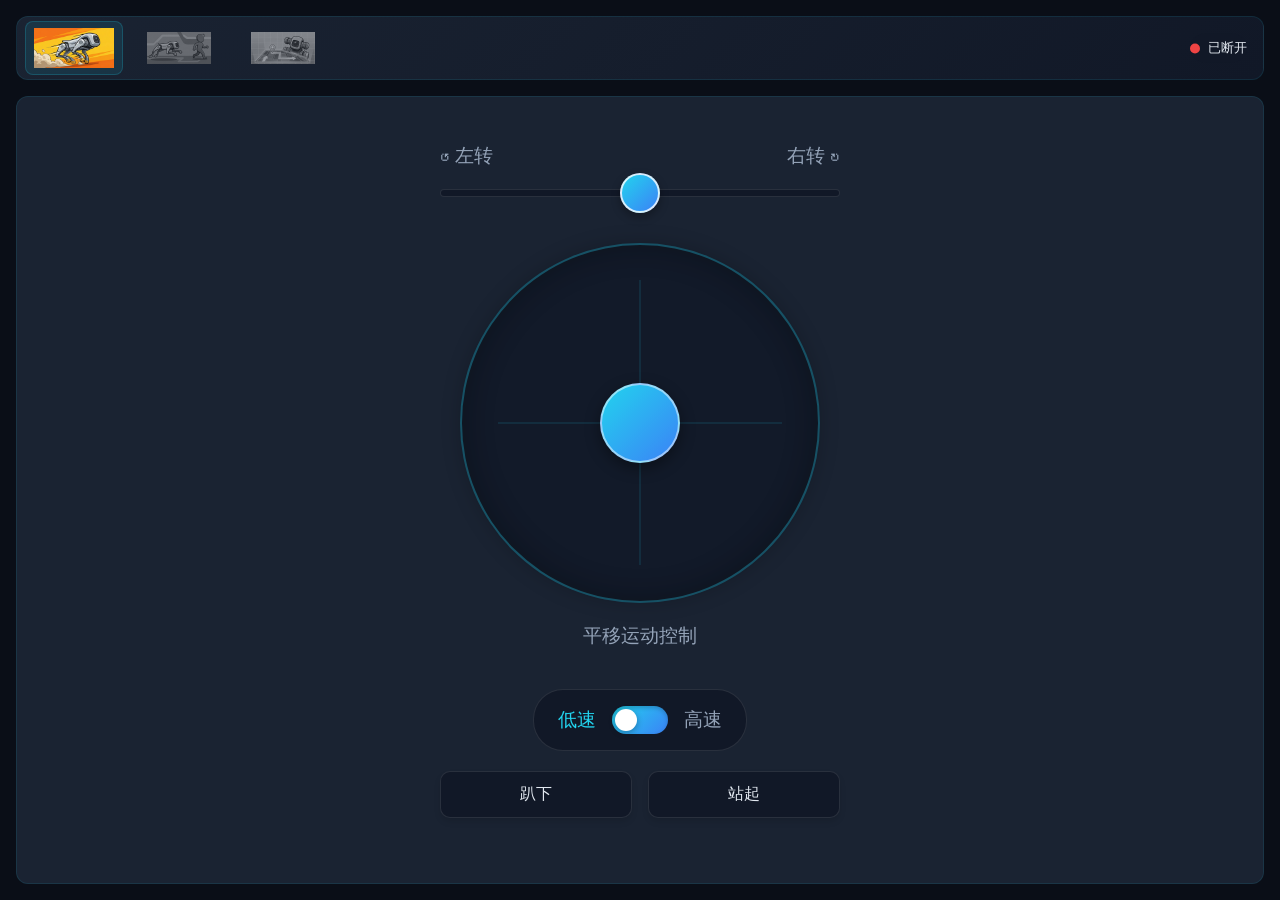
<file: src/jie_deamon/web/index.html>
<!DOCTYPE html>
<html lang="zh-CN">

<head>
    <meta charset="UTF-8">
    <meta name="viewport" content="width=device-width, initial-scale=1.0, user-scalable=no">
    <title>雷达跟随可视化</title>
    <link rel="stylesheet" href="style.css">
</head>

<body>
    <div class="container">
        <!-- 顶部导航栏 -->
        <nav class="nav-bar">
            <div class="nav-item active" data-tab="direct">
                <img src="icon/ico_1.png" alt="直接控制">
            </div>
            <div class="nav-item" data-tab="follow">
                <img src="icon/ico_2.png" alt="雷达跟随">
            </div>
            <div class="nav-item" data-tab="nav">
                <img src="icon/ico_3.png" alt="地图导航">
            </div>
            <div class="connection-status" id="connectionStatus">
                <span class="status-dot"></span>
                <span class="status-text">连接中...</span>
            </div>
        </nav>

        <!-- NEW-06: M20预览模式显著标识（随scan_data的m20_preview动态展示） -->
        <div id="previewBanner" class="preview-banner"
             style="display:none; background:#b91c1c; color:#fff; padding:10px 16px;
                    text-align:center; font-size:16px; font-weight:700;
                    letter-spacing:1px; z-index:999;">
            ⚠️ 仅算法/NavCmd预览 —— 机器不会运动（本阶段未实现物理控制）
        </div>

        <!-- 直接控制面板 -->
        <div id="panel-direct" class="tab-content active">
            <div class="direct-control-container">
                <!-- 旋转控制条 -->
                <div class="slider-container">
                    <div class="slider-track"></div>
                    <div class="slider-knob" id="rotationKnob"></div>
                    <div class="slider-label left">↺ 左转</div>
                    <div class="slider-label right">右转 ↻</div>
                </div>

                <!-- 虚拟摇杆 -->
                <div class="joystick-area">
                    <div class="joystick-base" id="joystickBase">
                        <div class="joystick-stick" id="joystickStick"></div>
                        <div class="joystick-cross"></div>
                    </div>
                    <div class="joystick-hint">平移运动控制</div>
                </div>

                <!-- 速度模式切换 -->
                <div class="speed-mode-switch">
                    <span class="mode-label low-label">低速</span>
                    <label class="switch">
                        <input type="checkbox" id="speedModeToggle">
                        <span class="switch-slider"></span>
                    </label>
                    <span class="mode-label high-label">高速</span>
                </div>

                <!-- 动作按钮 -->
                <div class="action-buttons-container">
                    <button class="action-btn" id="btnLieDown">趴下</button>
                    <button class="action-btn" id="btnStandUp">站起</button>
                </div>
            </div>
        </div>

        <!-- 导航面板 -->
        <div id="panel-nav" class="tab-content" style="display: none;">
            <div class="construction-container">
                <div class="construction-icon">🚧</div>
                <h2>正在施工</h2>
                <p>敬请期待...</p>
            </div>
        </div>

        <!-- 雷达跟随面板 -->
        <main id="panel-follow" class="main-content tab-content" style="display: none;">
            <div class="visualization-panel">
                <canvas id="lidarCanvas"></canvas>
            </div>

            <aside class="control-panel">
                <div class="status-card">
                    <h3>🎯 目标状态</h3>
                    <div class="status-row">
                        <span class="label">位置 X</span>
                        <span class="value" id="targetX">0.00 m</span>
                    </div>
                    <div class="status-row">
                        <span class="label">位置 Y</span>
                        <span class="value" id="targetY">0.00 m</span>
                    </div>
                    <!-- NEW-06: 目标选点/跟踪有效性标记（target stale在Web可见） -->
                    <div class="status-row">
                        <span class="label">目标状态</span>
                        <span class="value" id="targetSelectState">未选点</span>
                    </div>
                </div>

                <div class="status-card speed-card">
                    <h3>🚀 速度指令</h3>
                    <div class="speed-canvas-container">
                        <canvas id="speedCanvas" height="100"></canvas>
                    </div>
                </div>

                <div class="control-card">
                    <!-- <h3>⚙️ 控制</h3> -->
                    <button class="control-btn" id="movingToggle">
                        <span class="btn-icon">⏸️</span>
                        <span class="btn-text">运动停止</span>
                    </button>
                </div>
            </aside>
        </main>
    </div>
    <script src="app.js"></script>
</body>

</html>
</file>
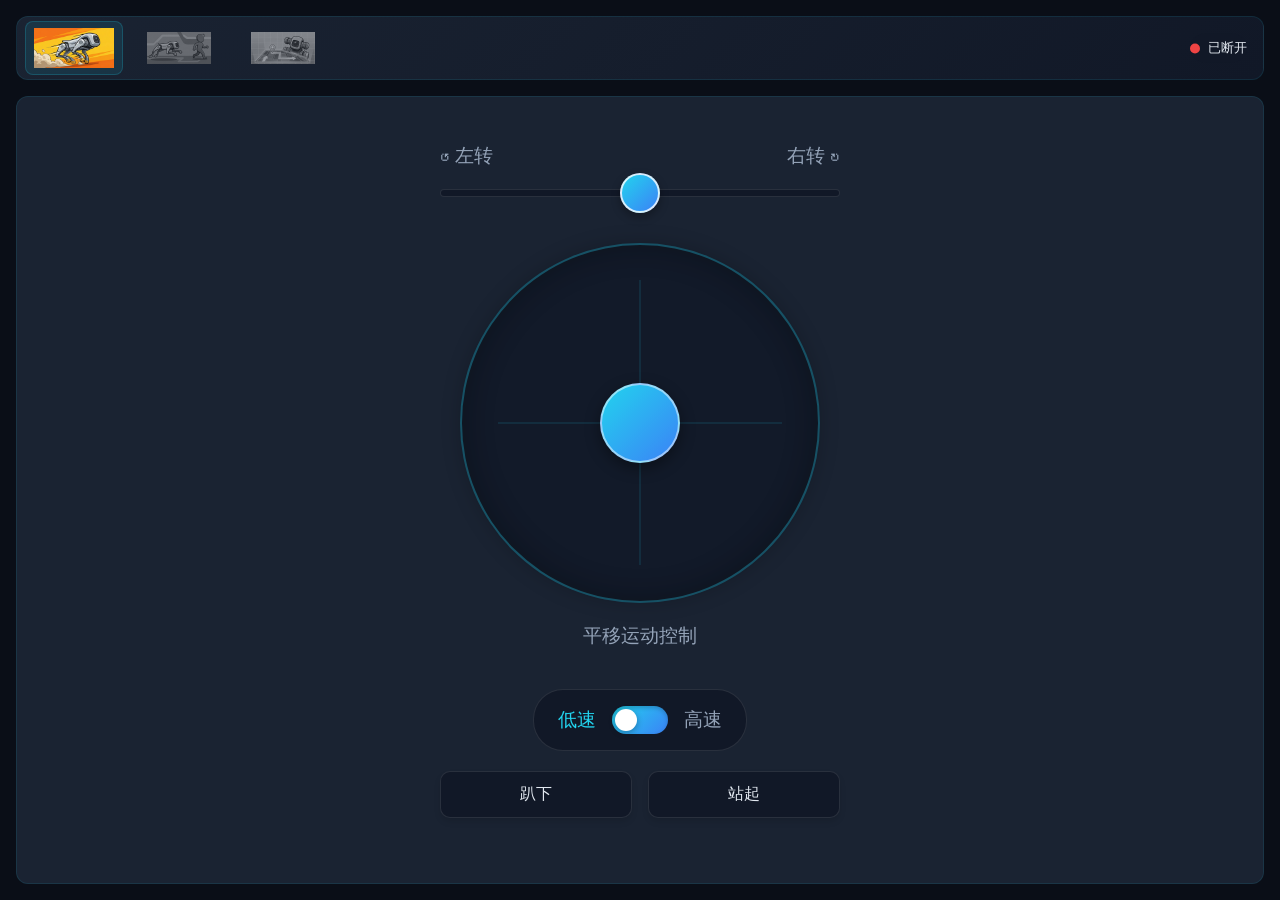
<file: src/jie_deamon_operator/web/index.html>
<!DOCTYPE html>
<html lang="zh-CN">

<head>
    <meta charset="UTF-8">
    <meta name="viewport" content="width=device-width, initial-scale=1.0, user-scalable=no">
    <title>雷达跟随可视化</title>
    <link rel="stylesheet" href="style.css">
</head>

<body>
    <div class="container">
        <!-- 顶部导航栏 -->
        <nav class="nav-bar">
            <div class="nav-item active" data-tab="direct">
                <img src="icon/ico_1.png" alt="直接控制">
            </div>
            <div class="nav-item" data-tab="follow">
                <img src="icon/ico_2.png" alt="雷达跟随">
            </div>
            <div class="nav-item" data-tab="nav">
                <img src="icon/ico_3.png" alt="地图导航">
            </div>
            <div class="connection-status" id="connectionStatus">
                <span class="status-dot"></span>
                <span class="status-text">连接中...</span>
            </div>
        </nav>

        <!-- 直接控制面板 -->
        <div id="panel-direct" class="tab-content active">
            <div class="direct-control-container">
                <!-- 旋转控制条 -->
                <div class="slider-container">
                    <div class="slider-track"></div>
                    <div class="slider-knob" id="rotationKnob"></div>
                    <div class="slider-label left">↺ 左转</div>
                    <div class="slider-label right">右转 ↻</div>
                </div>

                <!-- 虚拟摇杆 -->
                <div class="joystick-area">
                    <div class="joystick-base" id="joystickBase">
                        <div class="joystick-stick" id="joystickStick"></div>
                        <div class="joystick-cross"></div>
                    </div>
                    <div class="joystick-hint">平移运动控制</div>
                </div>

                <!-- 速度模式切换 -->
                <div class="speed-mode-switch">
                    <span class="mode-label low-label">低速</span>
                    <label class="switch">
                        <input type="checkbox" id="speedModeToggle">
                        <span class="switch-slider"></span>
                    </label>
                    <span class="mode-label high-label">高速</span>
                </div>

                <!-- 动作按钮 -->
                <div class="action-buttons-container">
                    <button class="action-btn" id="btnLieDown">趴下</button>
                    <button class="action-btn" id="btnStandUp">站起</button>
                </div>
            </div>
        </div>

        <!-- 导航面板 -->
        <div id="panel-nav" class="tab-content" style="display: none;">
            <div class="construction-container">
                <div class="construction-icon">🚧</div>
                <h2>正在施工</h2>
                <p>敬请期待...</p>
            </div>
        </div>

        <!-- 雷达跟随面板 -->
        <main id="panel-follow" class="main-content tab-content" style="display: none;">
            <div class="visualization-panel">
                <canvas id="lidarCanvas"></canvas>
            </div>

            <aside class="control-panel">
                <div class="status-card">
                    <h3>🎯 目标状态</h3>
                    <div class="status-row">
                        <span class="label">位置 X</span>
                        <span class="value" id="targetX">0.00 m</span>
                    </div>
                    <div class="status-row">
                        <span class="label">位置 Y</span>
                        <span class="value" id="targetY">0.00 m</span>
                    </div>
                </div>

                <div class="status-card speed-card">
                    <h3>🚀 速度指令</h3>
                    <div class="speed-canvas-container">
                        <canvas id="speedCanvas" height="100"></canvas>
                    </div>
                </div>

                <div class="control-card">
                    <!-- <h3>⚙️ 控制</h3> -->
                    <button class="control-btn" id="movingToggle">
                        <span class="btn-icon">⏸️</span>
                        <span class="btn-text">运动停止</span>
                    </button>
                </div>
            </aside>
        </main>
    </div>
    <script src="app.js"></script>
</body>

</html>
</file>
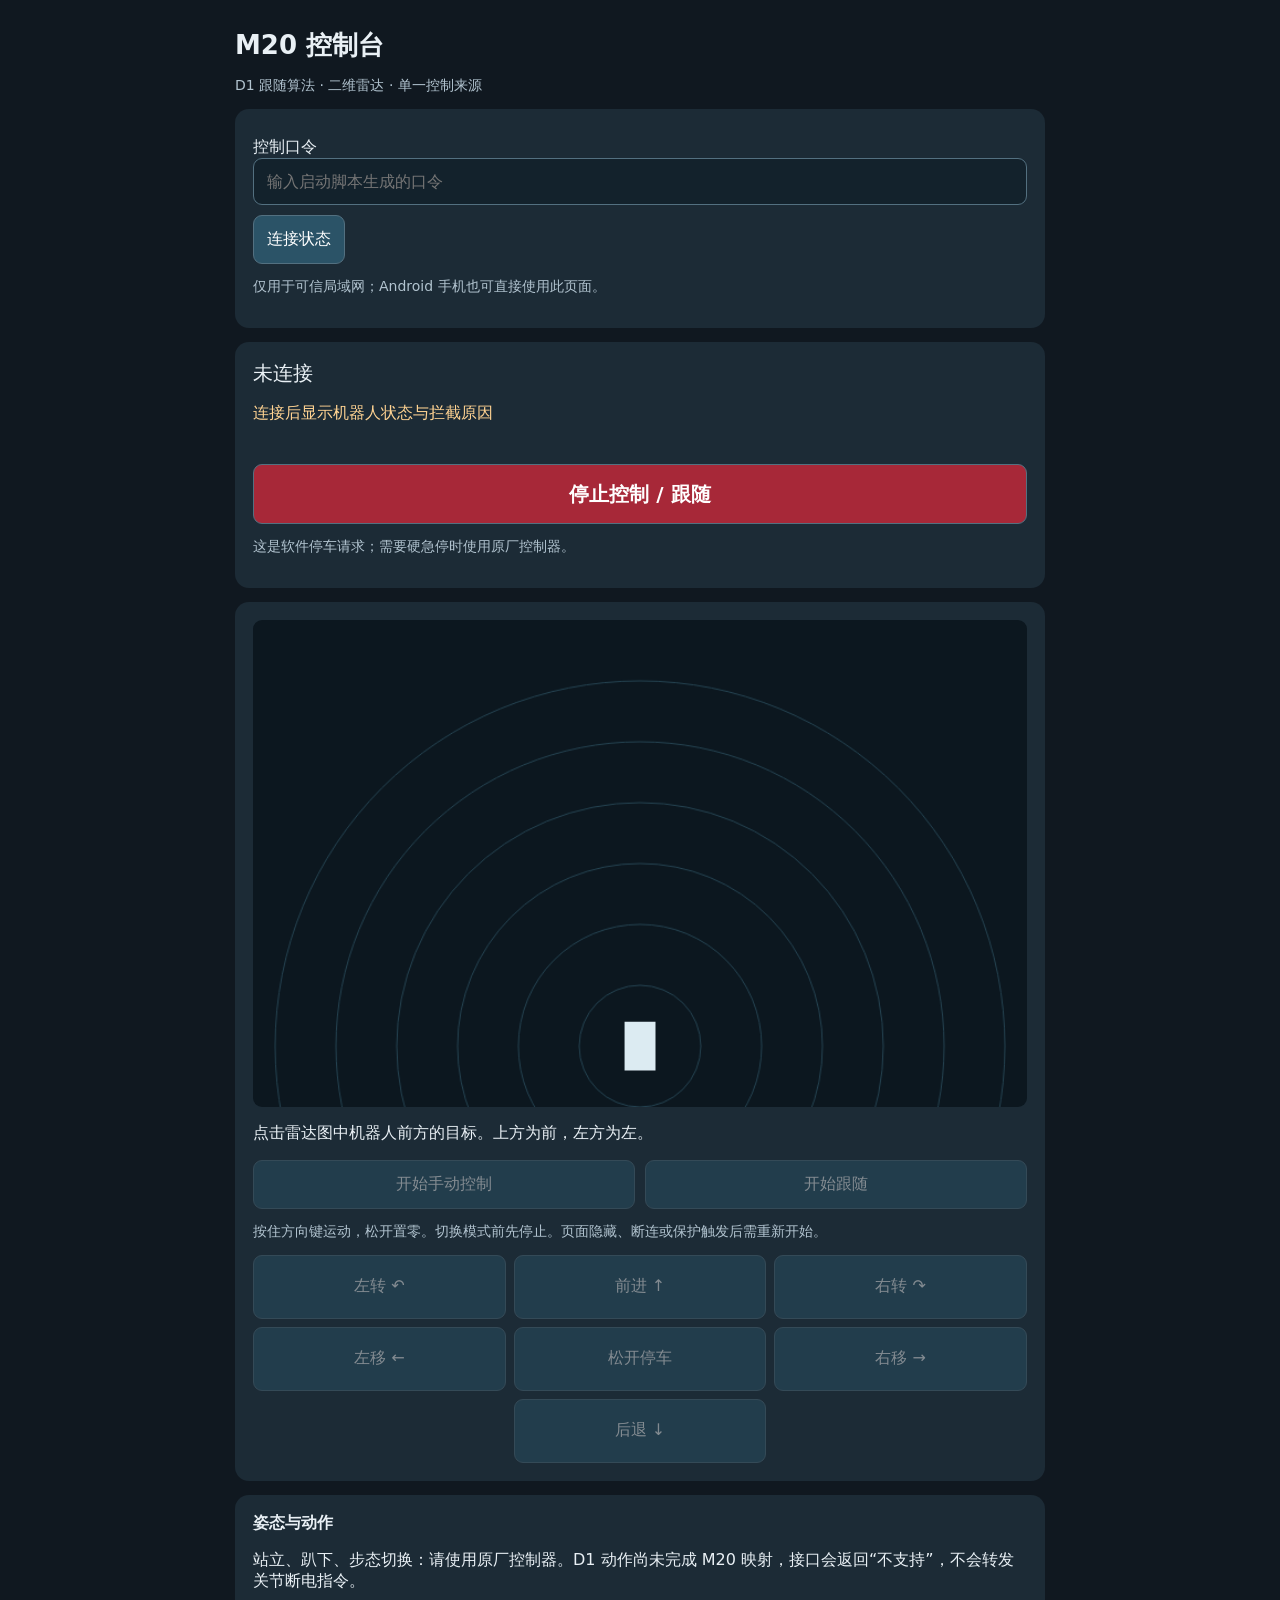
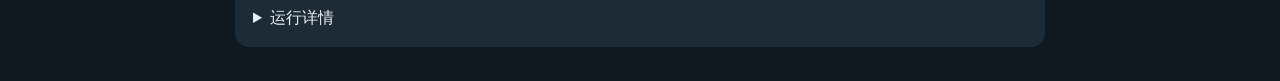
<file: src/jie_deamon_operator/web/m20.html>
<!doctype html>
<html lang="zh-CN">
<meta charset="utf-8">
<meta name="viewport" content="width=device-width,initial-scale=1">
<title>M20 控制台</title>
<style>
*{box-sizing:border-box}body{margin:0;background:#101820;color:#e9f0f5;font:16px system-ui,sans-serif}
main{max-width:850px;margin:auto;padding:20px}h1{font-size:26px;margin:8px 0}.card{background:#1c2b36;border-radius:14px;padding:18px;margin:14px 0}
input,button{font:inherit;padding:13px;border:1px solid #537080;border-radius:9px}input{background:#13222c;color:white;width:100%}
button{background:#2b5367;color:white;cursor:pointer;touch-action:none}button:disabled{opacity:.45;cursor:default}button:active{background:#4386a5}
.row{display:flex;gap:10px;flex-wrap:wrap}.row>*{flex:1}#stop{background:#a72838;min-height:60px;font-weight:bold;width:100%;font-size:20px}
.muted{color:#b2c4d0;font-size:14px}#state{font-size:20px}#reason{overflow-wrap:anywhere;color:#ffd392}canvas{display:block;width:100%;background:#0c171f;border-radius:9px;touch-action:none}
.pad{display:grid;grid-template-columns:repeat(3,1fr);gap:8px;margin-top:12px}.pad button{min-height:64px}#feedback{min-height:24px;color:#ffd392}label{display:block;margin:10px 0}pre{white-space:pre-wrap;font-size:13px}
</style>
<main>
<h1>M20 控制台</h1><p class="muted">D1 跟随算法 · 二维雷达 · 单一控制来源</p>
<div class="card"><label>控制口令<input id="token" type="password" autocomplete="off" placeholder="输入启动脚本生成的口令"></label>
<button id="connect">连接状态</button><p class="muted">仅用于可信局域网；Android 手机也可直接使用此页面。</p></div>
<div class="card"><div id="state">未连接</div><p id="reason">连接后显示机器人状态与拦截原因</p><div id="feedback" role="alert"></div>
<button id="stop">停止控制 / 跟随</button><p class="muted">这是软件停车请求；需要硬急停时使用原厂控制器。</p></div>
<div class="card"><canvas id="scan" width="700" height="440"></canvas>
<p id="target">点击雷达图中机器人前方的目标。上方为前，左方为左。</p>
<div class="row"><button id="direct" disabled>开始手动控制</button><button id="follow" disabled>开始跟随</button></div>
<p class="muted">按住方向键运动，松开置零。切换模式前先停止。页面隐藏、断连或保护触发后需重新开始。</p>
<p id="speeds" class="muted"></p><div class="pad">
<button data-v="0,0,0.4" disabled>左转 ↶</button><button data-v="0.2,0,0" disabled>前进 ↑</button><button data-v="0,0,-0.4" disabled>右转 ↷</button>
<button data-v="0,0.25,0" disabled>左移 ←</button><button id="zero" disabled>松开停车</button><button data-v="0,-0.25,0" disabled>右移 →</button>
<span></span><button data-v="-0.2,0,0" disabled>后退 ↓</button><span></span></div></div>
<div class="card"><b>姿态与动作</b><p>站立、趴下、步态切换：请使用原厂控制器。D1 动作尚未完成 M20 映射，接口会返回“不支持”，不会转发关节断电指令。</p>
<details><summary>运行详情</summary><pre id="details"></pre></details></div>
</main>
<script>
const $=id=>document.getElementById(id), random=new Uint32Array(4);crypto.getRandomValues(random);
const client=Array.from(random).join('-');let seq=0,token='',connected=false,active=false,mode='',velocity=[0,0,0],target=null,busy=false,pending=false,points=[],lastGood=0;
const headers=()=>({'Authorization':'Bearer '+token,'Content-Type':'application/json'});
async function command(op,extra={}){
 const response=await fetch('/api/command',{method:'POST',headers:headers(),body:JSON.stringify({client,seq:++seq,op,...extra}),signal:AbortSignal.timeout(900)});
 const data=await response.json();if(!response.ok||!data.ok)throw Error(data.error||'请求失败');return data;
}
function localStop(){active=false;velocity=[0,0,0];document.querySelectorAll('[data-v],#zero').forEach(b=>b.disabled=true)}
async function stop(){localStop();if(token)try{await command('stop')}catch(e){$('feedback').textContent='停车请求未确认，请检查机器人：'+e.message}}
async function start(next){
 if(pending||active||!connected)return;if(next==='follow'&&!target){$('feedback').textContent='请先选择目标';return}
 pending=true;$('direct').disabled=$('follow').disabled=true;
 try{await command('start',{mode:next,target});mode=next;active=true;velocity=[0,0,0];$('feedback').textContent='开始请求已接受';document.querySelectorAll('[data-v],#zero').forEach(b=>b.disabled=mode!=='direct'||(b.dataset.v&&b.dataset.v.split(',').every(v=>Number(v)===0)))}
 catch(e){localStop();$('feedback').textContent=e.message}finally{pending=false}
}
$('direct').onclick=()=>start('direct');$('follow').onclick=()=>start('follow');$('stop').onclick=stop;
$('connect').onclick=async()=>{await stop();token=$('token').value.trim();connected=false;await status()};
document.querySelectorAll('[data-v]').forEach(b=>{
 b.onpointerdown=e=>{if(!active||mode!=='direct')return;e.preventDefault();b.setPointerCapture(e.pointerId);velocity=b.dataset.v.split(',').map(Number)};
 for(const event of ['pointerup','pointercancel','lostpointercapture'])b.addEventListener(event,()=>{velocity=[0,0,0]});
});$('zero').onclick=()=>{velocity=[0,0,0]};
document.addEventListener('visibilitychange',()=>{if(document.hidden)stop()});window.addEventListener('pagehide',()=>{localStop();if(token)fetch('/api/command',{method:'POST',headers:headers(),keepalive:true,body:JSON.stringify({client,seq:++seq,op:'stop'})}).catch(()=>{})});
const canvas=$('scan'),ctx=canvas.getContext('2d'),scale=55,cx=350,cy=385;
function draw(){ctx.clearRect(0,0,700,440);ctx.strokeStyle='#264452';for(let r=1;r<=6;r++){ctx.beginPath();ctx.arc(cx,cy,r*scale,0,Math.PI*2);ctx.stroke()}
 ctx.fillStyle='#65d6c2';for(const [x,y] of points)ctx.fillRect(cx-y*scale-2,cy-x*scale-2,4,4);
 ctx.fillStyle='#dcebf2';ctx.fillRect(cx-14,cy-22,28,44);if(target){ctx.strokeStyle='#ffb957';ctx.beginPath();ctx.arc(cx-target[1]*scale,cy-target[0]*scale,9,0,7);ctx.stroke()}}
canvas.onclick=e=>{if(active||pending)return;const r=canvas.getBoundingClientRect(),x=(cy-(e.clientY-r.top)*440/r.height)/scale,y=(cx-(e.clientX-r.left)*700/r.width)/scale;
 if(x<=0||Math.hypot(x,y)>12)return;target=[+x.toFixed(2),+y.toFixed(2)];$('target').textContent=`目标：前方 ${target[0]} m，左侧 ${target[1]} m`;draw()};
async function status(){if(!token)return;try{
 const r=await fetch('/api/status',{headers:headers(),signal:AbortSignal.timeout(900)});if(!r.ok)throw Error('口令错误或服务不可达');const s=await r.json();connected=true;lastGood=Date.now();
 $('state').textContent=(s.dry_run?'演练模式 · 不发送实机速度':'实机模式')+' · '+(s.dry_run?(s.operator?.owner?'预览运行中':'预览未开始'):(s.armed?'已使能':'已停止'));$('reason').textContent='操作：'+(s.operator?.reason||'等待状态')+'；桥：'+(s.reason||'等待状态');
 if(active&&!pending&&s.operator?.owner!=='web:'+client){localStop();$('feedback').textContent=s.reason||'控制已停止'}
 $('direct').disabled=$('follow').disabled=pending||active||!s.ready||!!s.operator?.owner;
 const speeds=s.control_speeds||[0,0,0];$('speeds').textContent=`按键速度：前后 ${speeds[0]} m/s，左右 ${speeds[1]} m/s，转向 ${speeds[2]} rad/s。为 0 的轴当前不可用（步态下限超过限速或状态未知）。`;
 document.querySelectorAll('[data-v]').forEach(b=>{const original=b.dataset.original||(b.dataset.original=b.dataset.v);const v=original.split(',').map(Number);const axis=v.findIndex(x=>x!==0);v[axis]=Math.sign(v[axis])*speeds[axis];b.dataset.v=v.join(',');b.disabled=!active||mode!=='direct'||speeds[axis]===0});
 $('details').textContent=JSON.stringify({mode:s.operator?.mode,owner:s.operator?.owner,raw_velocity:s.operator?.raw_velocity,velocity:s.velocity,robot:s.robot_status,follow_ready:s.follow_ready},null,2);
 points=s.scan||[];draw();
 }catch(e){connected=false;localStop();$('direct').disabled=$('follow').disabled=true;$('state').textContent='连接中断 · 请检查机器人';$('reason').textContent=e.message}}
setInterval(async()=>{if(!active||busy||document.hidden)return;busy=true;try{await command(mode==='direct'?'velocity':'heartbeat',mode==='direct'?{velocity}:{});}catch(e){localStop();$('feedback').textContent=e.message}finally{busy=false}},100);
let polling=false;setInterval(async()=>{if(polling)return;polling=true;try{await status()}finally{polling=false}},400);draw();
</script>
</html>
</file>
<file: src/jie_deamon/web/style.css>
/* 全局样式与CSS变量 */
:root {
    --bg-primary: #0a0e17;
    --bg-secondary: #111827;
    --bg-card: #1a2332;
    --bg-hover: #243044;
    --text-primary: #e2e8f0;
    --text-secondary: #94a3b8;
    --accent-cyan: #22d3ee;
    --accent-blue: #3b82f6;
    --accent-green: #10b981;
    --accent-red: #ef4444;
    --accent-orange: #f97316;
    --accent-purple: #a855f7;
    --glow-cyan: 0 0 20px rgba(34, 211, 238, 0.3);
    --glow-green: 0 0 20px rgba(16, 185, 129, 0.3);
    --glow-red: 0 0 20px rgba(239, 68, 68, 0.3);
    --border-radius: 12px;
    --transition-fast: 0.15s ease;
    --transition-normal: 0.3s ease;
}

* {
    margin: 0;
    padding: 0;
    box-sizing: border-box;
}

body {
    font-family: 'Inter', 'SF Pro Display', -apple-system, BlinkMacSystemFont, sans-serif;
    background: var(--bg-primary);
    color: var(--text-primary);
    min-height: 100vh;
    overflow-x: hidden;
}

/* 容器布局 */
.container {
    display: flex;
    flex-direction: column;
    height: 100vh;
    max-width: 1400px;
    margin: 0 auto;
    padding: 16px;
    gap: 16px;
}

/* 头部样式 */
/* 头部导航栏 */
.nav-bar {
    display: flex;
    justify-content: flex-start;
    align-items: center;
    padding: 8px 160px 8px 8px;
    /* 增加右侧内边距以避开绝对定位元素 */
    background: linear-gradient(135deg, var(--bg-card), var(--bg-secondary));
    border-radius: var(--border-radius);
    border: 1px solid rgba(34, 211, 238, 0.1);
    gap: 8px;
    /* 减小间距 */
    position: relative;
    height: 64px;
}

.nav-item {
    display: flex;
    align-items: center;
    gap: 4px;
    padding: 6px 8px;
    /* 减小内边距 */
    border-radius: 8px;
    cursor: pointer;
    transition: var(--transition-normal);
    opacity: 0.6;
}

.nav-item:hover {
    background: rgba(255, 255, 255, 0.05);
    opacity: 0.8;
}

.nav-item.active {
    background: rgba(34, 211, 238, 0.1);
    opacity: 1;
    border: 1px solid rgba(34, 211, 238, 0.2);
}

.nav-item img {
    height: 40px;
    width: auto;
    aspect-ratio: 2/1;
    object-fit: contain;
    /* 未选中状态：黑白 + 缩小 */
    filter: grayscale(100%);
    transform: scale(0.8);
    transition: all 0.3s ease;
}

/* 选中状态：彩色 + 正常大小 */
.nav-item.active img {
    filter: grayscale(0%);
    transform: scale(1.0);
}

/* 覆盖连接状态位置 */
.nav-bar .connection-status {
    position: absolute;
    right: 16px;
    top: 50%;
    transform: translateY(-50%);
    display: flex;
    align-items: center;
    gap: 8px;
    padding: 6px 0px;
    background: var(--bg-secondary);
    border-radius: 20px;
    font-size: 0.8rem;
    z-index: 5;
}

/* 标签页显示控制 */
.tab-content {
    display: none;
    flex: 1;
    animation: fadeIn 0.3s ease;
}

.tab-content.active {
    display: flex;
    /* flex for layout */
}

@keyframes fadeIn {
    from {
        opacity: 0;
        transform: translateY(5px);
    }

    to {
        opacity: 1;
        transform: translateY(0);
    }
}

/* 直接控制面板 */
.direct-control-container {
    display: flex;
    flex-direction: column;
    align-items: center;
    justify-content: center;
    gap: 20px;
    width: 100%;
    height: 100%;
    padding: 20px;
    background: var(--bg-card);
    border-radius: var(--border-radius);
    border: 1px solid rgba(34, 211, 238, 0.1);
    box-sizing: border-box;
}

/* 旋转滑块 */
.slider-container {
    width: 100%;
    max-width: 400px;
    height: 60px;
    position: relative;
    display: flex;
    align-items: center;
    justify-content: center;
}

.slider-track {
    width: 100%;
    height: 8px;
    background: var(--bg-secondary);
    border-radius: 4px;
    position: relative;
    border: 1px solid rgba(255, 255, 255, 0.1);
}

.slider-track::before {
    content: '';
    position: absolute;
    left: 50%;
    top: -5px;
    bottom: -5px;
    width: 2px;
    background: rgba(255, 255, 255, 0.2);
}

.slider-knob {
    width: 40px;
    height: 40px;
    background: linear-gradient(135deg, var(--accent-cyan), var(--accent-blue));
    border-radius: 50%;
    position: absolute;
    top: 10px;
    left: 50%;
    transform: translateX(-50%);
    box-shadow: 0 4px 10px rgba(0, 0, 0, 0.3);
    border: 2px solid rgba(255, 255, 255, 0.8);
    cursor: grab;
    z-index: 10;
}

.slider-knob:active {
    cursor: grabbing;
    transform: translateX(-50%) scale(1.1);
}

.slider-label {
    position: absolute;
    top: -20px;
    font-size: 1.2rem;
    color: var(--text-secondary);
}

.slider-label.left {
    left: 0;
}

.slider-label.right {
    right: 0;
}

/* 虚拟摇杆 */
.joystick-area {
    width: 100%;
    display: flex;
    flex-direction: column;
    align-items: center;
    justify-content: center;
    position: relative;
}

.joystick-base {
    width: 360px;
    height: 360px;
    background: rgba(17, 24, 39, 0.8);
    border-radius: 50%;
    border: 2px solid rgba(34, 211, 238, 0.3);
    position: relative;
    box-shadow: 0 0 20px rgba(0, 0, 0, 0.2), inset 0 0 30px rgba(0, 0, 0, 0.3);
}

.joystick-cross {
    position: absolute;
    top: 50%;
    left: 50%;
    width: 100%;
    height: 100%;
    transform: translate(-50%, -50%);
    pointer-events: none;
}

.joystick-cross::before,
.joystick-cross::after {
    content: '';
    position: absolute;
    background: rgba(34, 211, 238, 0.1);
}

.joystick-cross::before {
    top: 10%;
    bottom: 10%;
    left: 50%;
    width: 2px;
    transform: translateX(-50%);
}

.joystick-cross::after {
    left: 10%;
    right: 10%;
    top: 50%;
    height: 2px;
    transform: translateY(-50%);
}

.joystick-stick {
    width: 80px;
    height: 80px;
    background: linear-gradient(135deg, var(--accent-cyan), var(--accent-blue));
    border-radius: 50%;
    position: absolute;
    top: 50%;
    left: 50%;
    transform: translate(-50%, -50%);
    box-shadow: 0 5px 15px rgba(0, 0, 0, 0.4);
    border: 2px solid rgba(255, 255, 255, 0.5);
    cursor: grab;
    z-index: 10;
}

.joystick-stick:active {
    cursor: grabbing;
}

.joystick-hint {
    margin-top: 20px;
    color: var(--text-secondary);
    font-size: 1.2rem;
}

/* 速度模式切换开关 */
.speed-mode-switch {
    display: flex;
    align-items: center;
    justify-content: center;
    gap: 16px;
    padding: 16px 24px;
    background: var(--bg-secondary);
    border-radius: 30px;
    border: 1px solid rgba(255, 255, 255, 0.1);
    margin-top: 20px;
}

.mode-label {
    font-size: 1.20rem;
    font-weight: 500;
    transition: var(--transition-normal);
}

.mode-label.low-label {
    color: var(--accent-cyan);
}

.mode-label.high-label {
    color: var(--text-secondary);
}

/* 高速模式激活时的标签颜色 */
.speed-mode-switch.high-speed .mode-label.low-label {
    color: var(--text-secondary);
}

.speed-mode-switch.high-speed .mode-label.high-label {
    color: var(--accent-orange);
}

/* 滑动开关样式 */
.switch {
    position: relative;
    display: inline-block;
    width: 56px;
    height: 28px;
}

.switch input {
    opacity: 0;
    width: 0;
    height: 0;
}

.switch-slider {
    position: absolute;
    cursor: pointer;
    top: 0;
    left: 0;
    right: 0;
    bottom: 0;
    background: linear-gradient(135deg, var(--accent-cyan), var(--accent-blue));
    border-radius: 28px;
    transition: var(--transition-normal);
    box-shadow: inset 0 2px 4px rgba(0, 0, 0, 0.2);
}

.switch-slider::before {
    position: absolute;
    content: "";
    height: 22px;
    width: 22px;
    left: 3px;
    bottom: 3px;
    background: white;
    border-radius: 50%;
    transition: var(--transition-normal);
    box-shadow: 0 2px 6px rgba(0, 0, 0, 0.3);
}

.switch input:checked+.switch-slider {
    background: linear-gradient(135deg, var(--accent-orange), var(--accent-red));
}

.switch input:checked+.switch-slider::before {
    transform: translateX(28px);
}

/* 施工中提示 */
.construction-container {
    display: flex;
    flex-direction: column;
    align-items: center;
    justify-content: center;
    width: 100%;
    height: 100%;
    background: var(--bg-card);
    border-radius: var(--border-radius);
    color: var(--text-secondary);
}

.construction-icon {
    font-size: 4rem;
    margin-bottom: 20px;
    animation: float 3s ease-in-out infinite;
}

@keyframes float {

    0%,
    100% {
        transform: translateY(0);
    }

    50% {
        transform: translateY(-20px);
    }
}

.connection-status {
    display: flex;
    align-items: center;
    gap: 8px;
    padding: 8px 16px;
    background: var(--bg-secondary);
    border-radius: 20px;
    font-size: 1.2rem;
}

.status-dot {
    width: 10px;
    height: 10px;
    border-radius: 50%;
    background: var(--accent-orange);
    animation: pulse 2s infinite;
}

.connection-status.connected .status-dot {
    background: var(--accent-green);
    box-shadow: var(--glow-green);
}

.connection-status.disconnected .status-dot {
    background: var(--accent-red);
    animation: none;
}

@keyframes pulse {

    0%,
    100% {
        opacity: 1;
    }

    50% {
        opacity: 0.5;
    }
}

/* 主内容区 */
.main-content {
    display: flex;
    gap: 16px;
    flex: 1;
    min-height: 0;
}

/* 可视化面板 */
.visualization-panel {
    flex: 1;
    height: 100%;
    position: relative;
    background: var(--bg-card);
    border-radius: var(--border-radius);
    border: 1px solid rgba(34, 211, 238, 0.15);
    overflow: hidden;
    display: flex;
    align-items: flex-start;
    justify-content: center;
}

#lidarCanvas {
    cursor: crosshair;
    /* 宽高由JS动态设置 */
}

.canvas-overlay {
    position: absolute;
    top: 0;
    left: 0;
    right: 0;
    bottom: 0;
    pointer-events: none;
}

/* 控制面板 */
.control-panel {
    width: 280px;
    display: flex;
    flex-direction: column;
    gap: 12px;
    flex-shrink: 0;
}

/* 卡片样式 */
.status-card,
.control-card,
.info-card {
    background: var(--bg-card);
    border-radius: var(--border-radius);
    padding: 16px;
    border: 1px solid rgba(255, 255, 255, 0.05);
}

.status-card h3,
.control-card h3 {
    font-size: 0.875rem;
    font-weight: 500;
    color: var(--text-secondary);
    margin-bottom: 12px;
    display: flex;
    align-items: center;
    gap: 8px;
}

/* 状态行 */
.status-row {
    display: flex;
    justify-content: space-between;
    align-items: center;
    padding: 8px 0;
    border-bottom: 1px solid rgba(255, 255, 255, 0.05);
}

.status-row:last-child {
    border-bottom: none;
}

.status-row .label {
    color: var(--text-secondary);
    font-size: 0.875rem;
}

.status-row .value {
    font-family: 'JetBrains Mono', monospace;
    color: var(--accent-cyan);
    font-weight: 500;
}

/* 速度显示 */
.speed-display {
    display: flex;
    flex-direction: column;
    gap: 12px;
}

.speed-bar-container {
    position: relative;
}

.speed-bar {
    height: 6px;
    border-radius: 3px;
    background: var(--bg-secondary);
    position: relative;
    overflow: hidden;
    margin-bottom: 4px;
}

.speed-bar::after {
    content: '';
    position: absolute;
    left: 50%;
    top: 0;
    height: 100%;
    width: 0%;
    border-radius: 3px;
    transition: var(--transition-fast);
}

.speed-bar.speed-vx::after {
    background: linear-gradient(90deg, var(--accent-red), var(--accent-orange));
}

.speed-bar.speed-vy::after {
    background: linear-gradient(90deg, var(--accent-green), var(--accent-cyan));
}

.speed-bar.speed-wz::after {
    background: linear-gradient(90deg, var(--accent-blue), var(--accent-purple));
}

.speed-label {
    font-size: 0.75rem;
    color: var(--text-secondary);
    font-family: 'JetBrains Mono', monospace;
}

.speed-label span {
    color: var(--text-primary);
}

/* 控制按钮 */
.control-btn {
    width: 100%;
    padding: 14px 20px;
    border: none;
    border-radius: 10px;
    background: linear-gradient(135deg, var(--accent-green), #059669);
    color: white;
    font-size: 1rem;
    font-weight: 500;
    cursor: pointer;
    display: flex;
    align-items: center;
    justify-content: center;
    gap: 10px;
    transition: var(--transition-normal);
    margin-bottom: 10px;
    box-shadow: 0 4px 15px rgba(16, 185, 129, 0.3);
}

.control-btn:hover {
    transform: translateY(-2px);
    box-shadow: 0 6px 20px rgba(16, 185, 129, 0.4);
}

.control-btn:active {
    transform: translateY(0);
}

.control-btn.active {
    background: linear-gradient(135deg, var(--accent-red), #dc2626);
    box-shadow: 0 4px 15px rgba(239, 68, 68, 0.3);
}

.control-btn.active:hover {
    box-shadow: 0 6px 20px rgba(239, 68, 68, 0.4);
}

.control-btn.secondary {
    background: var(--bg-secondary);
    border: 1px solid rgba(255, 255, 255, 0.1);
    box-shadow: none;
}

.control-btn.secondary:hover {
    background: var(--bg-hover);
    box-shadow: none;
}

.control-btn.secondary.active {
    background: linear-gradient(135deg, var(--accent-cyan), var(--accent-blue));
    border: none;
    box-shadow: 0 4px 15px rgba(34, 211, 238, 0.3);
}

.btn-icon {
    font-size: 1.2rem;
}

/* 信息卡片 */
.info-card {
    background: linear-gradient(135deg, rgba(34, 211, 238, 0.1), rgba(59, 130, 246, 0.1));
    border: 1px solid rgba(34, 211, 238, 0.2);
}

.info-card p {
    font-size: 0.875rem;
    color: var(--accent-cyan);
    text-align: center;
}

/* 响应式设计 */
@media (max-width: 768px) {
    .container {
        padding: 8px;
    }

    .main-content {
        flex-direction: column;
    }

    .control-panel {
        width: 100%;
        flex-direction: row;
        flex-wrap: wrap;
    }

    .status-card,
    .control-card {
        flex: 1;
        min-width: 150px;
    }

    .info-card {
        width: 100%;
    }

    .visualization-panel {
        min-height: 400px;
    }
}

/* 触摸优化 */
@media (hover: none) {
    .control-btn:hover {
        transform: none;
    }
}

/* 动作按钮容器 */
.action-buttons-container {
    display: flex;
    gap: 16px;
    width: 100%;
    max-width: 400px;
    justify-content: space-between;
}

/* 动作按钮 */
.action-btn {
    flex: 1;
    padding: 12px;
    border: none;
    border-radius: 10px;
    background: var(--bg-secondary);
    color: var(--text-primary);
    font-size: 1rem;
    font-weight: 500;
    cursor: pointer;
    border: 1px solid rgba(255, 255, 255, 0.1);
    transition: var(--transition-normal);
    box-shadow: 0 4px 6px rgba(0, 0, 0, 0.1);
}

.action-btn:hover {
    background: var(--bg-hover);
    transform: translateY(-2px);
    box-shadow: 0 6px 12px rgba(0, 0, 0, 0.2);
    border-color: rgba(34, 211, 238, 0.3);
}

.action-btn:active {
    transform: translateY(0);
    box-shadow: 0 2px 4px rgba(0, 0, 0, 0.1);
    background: rgba(34, 211, 238, 0.1);
}
</file>
<file: src/jie_deamon_operator/web/style.css>
/* 全局样式与CSS变量 */
:root {
    --bg-primary: #0a0e17;
    --bg-secondary: #111827;
    --bg-card: #1a2332;
    --bg-hover: #243044;
    --text-primary: #e2e8f0;
    --text-secondary: #94a3b8;
    --accent-cyan: #22d3ee;
    --accent-blue: #3b82f6;
    --accent-green: #10b981;
    --accent-red: #ef4444;
    --accent-orange: #f97316;
    --accent-purple: #a855f7;
    --glow-cyan: 0 0 20px rgba(34, 211, 238, 0.3);
    --glow-green: 0 0 20px rgba(16, 185, 129, 0.3);
    --glow-red: 0 0 20px rgba(239, 68, 68, 0.3);
    --border-radius: 12px;
    --transition-fast: 0.15s ease;
    --transition-normal: 0.3s ease;
}

* {
    margin: 0;
    padding: 0;
    box-sizing: border-box;
}

body {
    font-family: 'Inter', 'SF Pro Display', -apple-system, BlinkMacSystemFont, sans-serif;
    background: var(--bg-primary);
    color: var(--text-primary);
    min-height: 100vh;
    overflow-x: hidden;
}

/* 容器布局 */
.container {
    display: flex;
    flex-direction: column;
    height: 100vh;
    max-width: 1400px;
    margin: 0 auto;
    padding: 16px;
    gap: 16px;
}

/* 头部样式 */
/* 头部导航栏 */
.nav-bar {
    display: flex;
    justify-content: flex-start;
    align-items: center;
    padding: 8px 160px 8px 8px;
    /* 增加右侧内边距以避开绝对定位元素 */
    background: linear-gradient(135deg, var(--bg-card), var(--bg-secondary));
    border-radius: var(--border-radius);
    border: 1px solid rgba(34, 211, 238, 0.1);
    gap: 8px;
    /* 减小间距 */
    position: relative;
    height: 64px;
}

.nav-item {
    display: flex;
    align-items: center;
    gap: 4px;
    padding: 6px 8px;
    /* 减小内边距 */
    border-radius: 8px;
    cursor: pointer;
    transition: var(--transition-normal);
    opacity: 0.6;
}

.nav-item:hover {
    background: rgba(255, 255, 255, 0.05);
    opacity: 0.8;
}

.nav-item.active {
    background: rgba(34, 211, 238, 0.1);
    opacity: 1;
    border: 1px solid rgba(34, 211, 238, 0.2);
}

.nav-item img {
    height: 40px;
    width: auto;
    aspect-ratio: 2/1;
    object-fit: contain;
    /* 未选中状态：黑白 + 缩小 */
    filter: grayscale(100%);
    transform: scale(0.8);
    transition: all 0.3s ease;
}

/* 选中状态：彩色 + 正常大小 */
.nav-item.active img {
    filter: grayscale(0%);
    transform: scale(1.0);
}

/* 覆盖连接状态位置 */
.nav-bar .connection-status {
    position: absolute;
    right: 16px;
    top: 50%;
    transform: translateY(-50%);
    display: flex;
    align-items: center;
    gap: 8px;
    padding: 6px 0px;
    background: var(--bg-secondary);
    border-radius: 20px;
    font-size: 0.8rem;
    z-index: 5;
}

/* 标签页显示控制 */
.tab-content {
    display: none;
    flex: 1;
    animation: fadeIn 0.3s ease;
}

.tab-content.active {
    display: flex;
    /* flex for layout */
}

@keyframes fadeIn {
    from {
        opacity: 0;
        transform: translateY(5px);
    }

    to {
        opacity: 1;
        transform: translateY(0);
    }
}

/* 直接控制面板 */
.direct-control-container {
    display: flex;
    flex-direction: column;
    align-items: center;
    justify-content: center;
    gap: 20px;
    width: 100%;
    height: 100%;
    padding: 20px;
    background: var(--bg-card);
    border-radius: var(--border-radius);
    border: 1px solid rgba(34, 211, 238, 0.1);
    box-sizing: border-box;
}

/* 旋转滑块 */
.slider-container {
    width: 100%;
    max-width: 400px;
    height: 60px;
    position: relative;
    display: flex;
    align-items: center;
    justify-content: center;
}

.slider-track {
    width: 100%;
    height: 8px;
    background: var(--bg-secondary);
    border-radius: 4px;
    position: relative;
    border: 1px solid rgba(255, 255, 255, 0.1);
}

.slider-track::before {
    content: '';
    position: absolute;
    left: 50%;
    top: -5px;
    bottom: -5px;
    width: 2px;
    background: rgba(255, 255, 255, 0.2);
}

.slider-knob {
    width: 40px;
    height: 40px;
    background: linear-gradient(135deg, var(--accent-cyan), var(--accent-blue));
    border-radius: 50%;
    position: absolute;
    top: 10px;
    left: 50%;
    transform: translateX(-50%);
    box-shadow: 0 4px 10px rgba(0, 0, 0, 0.3);
    border: 2px solid rgba(255, 255, 255, 0.8);
    cursor: grab;
    z-index: 10;
}

.slider-knob:active {
    cursor: grabbing;
    transform: translateX(-50%) scale(1.1);
}

.slider-label {
    position: absolute;
    top: -20px;
    font-size: 1.2rem;
    color: var(--text-secondary);
}

.slider-label.left {
    left: 0;
}

.slider-label.right {
    right: 0;
}

/* 虚拟摇杆 */
.joystick-area {
    width: 100%;
    display: flex;
    flex-direction: column;
    align-items: center;
    justify-content: center;
    position: relative;
}

.joystick-base {
    width: 360px;
    height: 360px;
    background: rgba(17, 24, 39, 0.8);
    border-radius: 50%;
    border: 2px solid rgba(34, 211, 238, 0.3);
    position: relative;
    box-shadow: 0 0 20px rgba(0, 0, 0, 0.2), inset 0 0 30px rgba(0, 0, 0, 0.3);
}

.joystick-cross {
    position: absolute;
    top: 50%;
    left: 50%;
    width: 100%;
    height: 100%;
    transform: translate(-50%, -50%);
    pointer-events: none;
}

.joystick-cross::before,
.joystick-cross::after {
    content: '';
    position: absolute;
    background: rgba(34, 211, 238, 0.1);
}

.joystick-cross::before {
    top: 10%;
    bottom: 10%;
    left: 50%;
    width: 2px;
    transform: translateX(-50%);
}

.joystick-cross::after {
    left: 10%;
    right: 10%;
    top: 50%;
    height: 2px;
    transform: translateY(-50%);
}

.joystick-stick {
    width: 80px;
    height: 80px;
    background: linear-gradient(135deg, var(--accent-cyan), var(--accent-blue));
    border-radius: 50%;
    position: absolute;
    top: 50%;
    left: 50%;
    transform: translate(-50%, -50%);
    box-shadow: 0 5px 15px rgba(0, 0, 0, 0.4);
    border: 2px solid rgba(255, 255, 255, 0.5);
    cursor: grab;
    z-index: 10;
}

.joystick-stick:active {
    cursor: grabbing;
}

.joystick-hint {
    margin-top: 20px;
    color: var(--text-secondary);
    font-size: 1.2rem;
}

/* 速度模式切换开关 */
.speed-mode-switch {
    display: flex;
    align-items: center;
    justify-content: center;
    gap: 16px;
    padding: 16px 24px;
    background: var(--bg-secondary);
    border-radius: 30px;
    border: 1px solid rgba(255, 255, 255, 0.1);
    margin-top: 20px;
}

.mode-label {
    font-size: 1.20rem;
    font-weight: 500;
    transition: var(--transition-normal);
}

.mode-label.low-label {
    color: var(--accent-cyan);
}

.mode-label.high-label {
    color: var(--text-secondary);
}

/* 高速模式激活时的标签颜色 */
.speed-mode-switch.high-speed .mode-label.low-label {
    color: var(--text-secondary);
}

.speed-mode-switch.high-speed .mode-label.high-label {
    color: var(--accent-orange);
}

/* 滑动开关样式 */
.switch {
    position: relative;
    display: inline-block;
    width: 56px;
    height: 28px;
}

.switch input {
    opacity: 0;
    width: 0;
    height: 0;
}

.switch-slider {
    position: absolute;
    cursor: pointer;
    top: 0;
    left: 0;
    right: 0;
    bottom: 0;
    background: linear-gradient(135deg, var(--accent-cyan), var(--accent-blue));
    border-radius: 28px;
    transition: var(--transition-normal);
    box-shadow: inset 0 2px 4px rgba(0, 0, 0, 0.2);
}

.switch-slider::before {
    position: absolute;
    content: "";
    height: 22px;
    width: 22px;
    left: 3px;
    bottom: 3px;
    background: white;
    border-radius: 50%;
    transition: var(--transition-normal);
    box-shadow: 0 2px 6px rgba(0, 0, 0, 0.3);
}

.switch input:checked+.switch-slider {
    background: linear-gradient(135deg, var(--accent-orange), var(--accent-red));
}

.switch input:checked+.switch-slider::before {
    transform: translateX(28px);
}

/* 施工中提示 */
.construction-container {
    display: flex;
    flex-direction: column;
    align-items: center;
    justify-content: center;
    width: 100%;
    height: 100%;
    background: var(--bg-card);
    border-radius: var(--border-radius);
    color: var(--text-secondary);
}

.construction-icon {
    font-size: 4rem;
    margin-bottom: 20px;
    animation: float 3s ease-in-out infinite;
}

@keyframes float {

    0%,
    100% {
        transform: translateY(0);
    }

    50% {
        transform: translateY(-20px);
    }
}

.connection-status {
    display: flex;
    align-items: center;
    gap: 8px;
    padding: 8px 16px;
    background: var(--bg-secondary);
    border-radius: 20px;
    font-size: 1.2rem;
}

.status-dot {
    width: 10px;
    height: 10px;
    border-radius: 50%;
    background: var(--accent-orange);
    animation: pulse 2s infinite;
}

.connection-status.connected .status-dot {
    background: var(--accent-green);
    box-shadow: var(--glow-green);
}

.connection-status.disconnected .status-dot {
    background: var(--accent-red);
    animation: none;
}

@keyframes pulse {

    0%,
    100% {
        opacity: 1;
    }

    50% {
        opacity: 0.5;
    }
}

/* 主内容区 */
.main-content {
    display: flex;
    gap: 16px;
    flex: 1;
    min-height: 0;
}

/* 可视化面板 */
.visualization-panel {
    flex: 1;
    height: 100%;
    position: relative;
    background: var(--bg-card);
    border-radius: var(--border-radius);
    border: 1px solid rgba(34, 211, 238, 0.15);
    overflow: hidden;
    display: flex;
    align-items: flex-start;
    justify-content: center;
}

#lidarCanvas {
    cursor: crosshair;
    /* 宽高由JS动态设置 */
}

.canvas-overlay {
    position: absolute;
    top: 0;
    left: 0;
    right: 0;
    bottom: 0;
    pointer-events: none;
}

/* 控制面板 */
.control-panel {
    width: 280px;
    display: flex;
    flex-direction: column;
    gap: 12px;
    flex-shrink: 0;
}

/* 卡片样式 */
.status-card,
.control-card,
.info-card {
    background: var(--bg-card);
    border-radius: var(--border-radius);
    padding: 16px;
    border: 1px solid rgba(255, 255, 255, 0.05);
}

.status-card h3,
.control-card h3 {
    font-size: 0.875rem;
    font-weight: 500;
    color: var(--text-secondary);
    margin-bottom: 12px;
    display: flex;
    align-items: center;
    gap: 8px;
}

/* 状态行 */
.status-row {
    display: flex;
    justify-content: space-between;
    align-items: center;
    padding: 8px 0;
    border-bottom: 1px solid rgba(255, 255, 255, 0.05);
}

.status-row:last-child {
    border-bottom: none;
}

.status-row .label {
    color: var(--text-secondary);
    font-size: 0.875rem;
}

.status-row .value {
    font-family: 'JetBrains Mono', monospace;
    color: var(--accent-cyan);
    font-weight: 500;
}

/* 速度显示 */
.speed-display {
    display: flex;
    flex-direction: column;
    gap: 12px;
}

.speed-bar-container {
    position: relative;
}

.speed-bar {
    height: 6px;
    border-radius: 3px;
    background: var(--bg-secondary);
    position: relative;
    overflow: hidden;
    margin-bottom: 4px;
}

.speed-bar::after {
    content: '';
    position: absolute;
    left: 50%;
    top: 0;
    height: 100%;
    width: 0%;
    border-radius: 3px;
    transition: var(--transition-fast);
}

.speed-bar.speed-vx::after {
    background: linear-gradient(90deg, var(--accent-red), var(--accent-orange));
}

.speed-bar.speed-vy::after {
    background: linear-gradient(90deg, var(--accent-green), var(--accent-cyan));
}

.speed-bar.speed-wz::after {
    background: linear-gradient(90deg, var(--accent-blue), var(--accent-purple));
}

.speed-label {
    font-size: 0.75rem;
    color: var(--text-secondary);
    font-family: 'JetBrains Mono', monospace;
}

.speed-label span {
    color: var(--text-primary);
}

/* 控制按钮 */
.control-btn {
    width: 100%;
    padding: 14px 20px;
    border: none;
    border-radius: 10px;
    background: linear-gradient(135deg, var(--accent-green), #059669);
    color: white;
    font-size: 1rem;
    font-weight: 500;
    cursor: pointer;
    display: flex;
    align-items: center;
    justify-content: center;
    gap: 10px;
    transition: var(--transition-normal);
    margin-bottom: 10px;
    box-shadow: 0 4px 15px rgba(16, 185, 129, 0.3);
}

.control-btn:hover {
    transform: translateY(-2px);
    box-shadow: 0 6px 20px rgba(16, 185, 129, 0.4);
}

.control-btn:active {
    transform: translateY(0);
}

.control-btn.active {
    background: linear-gradient(135deg, var(--accent-red), #dc2626);
    box-shadow: 0 4px 15px rgba(239, 68, 68, 0.3);
}

.control-btn.active:hover {
    box-shadow: 0 6px 20px rgba(239, 68, 68, 0.4);
}

.control-btn.secondary {
    background: var(--bg-secondary);
    border: 1px solid rgba(255, 255, 255, 0.1);
    box-shadow: none;
}

.control-btn.secondary:hover {
    background: var(--bg-hover);
    box-shadow: none;
}

.control-btn.secondary.active {
    background: linear-gradient(135deg, var(--accent-cyan), var(--accent-blue));
    border: none;
    box-shadow: 0 4px 15px rgba(34, 211, 238, 0.3);
}

.btn-icon {
    font-size: 1.2rem;
}

/* 信息卡片 */
.info-card {
    background: linear-gradient(135deg, rgba(34, 211, 238, 0.1), rgba(59, 130, 246, 0.1));
    border: 1px solid rgba(34, 211, 238, 0.2);
}

.info-card p {
    font-size: 0.875rem;
    color: var(--accent-cyan);
    text-align: center;
}

/* 响应式设计 */
@media (max-width: 768px) {
    .container {
        padding: 8px;
    }

    .main-content {
        flex-direction: column;
    }

    .control-panel {
        width: 100%;
        flex-direction: row;
        flex-wrap: wrap;
    }

    .status-card,
    .control-card {
        flex: 1;
        min-width: 150px;
    }

    .info-card {
        width: 100%;
    }

    .visualization-panel {
        min-height: 400px;
    }
}

/* 触摸优化 */
@media (hover: none) {
    .control-btn:hover {
        transform: none;
    }
}

/* 动作按钮容器 */
.action-buttons-container {
    display: flex;
    gap: 16px;
    width: 100%;
    max-width: 400px;
    justify-content: space-between;
}

/* 动作按钮 */
.action-btn {
    flex: 1;
    padding: 12px;
    border: none;
    border-radius: 10px;
    background: var(--bg-secondary);
    color: var(--text-primary);
    font-size: 1rem;
    font-weight: 500;
    cursor: pointer;
    border: 1px solid rgba(255, 255, 255, 0.1);
    transition: var(--transition-normal);
    box-shadow: 0 4px 6px rgba(0, 0, 0, 0.1);
}

.action-btn:hover {
    background: var(--bg-hover);
    transform: translateY(-2px);
    box-shadow: 0 6px 12px rgba(0, 0, 0, 0.2);
    border-color: rgba(34, 211, 238, 0.3);
}

.action-btn:active {
    transform: translateY(0);
    box-shadow: 0 2px 4px rgba(0, 0, 0, 0.1);
    background: rgba(34, 211, 238, 0.1);
}
</file>
